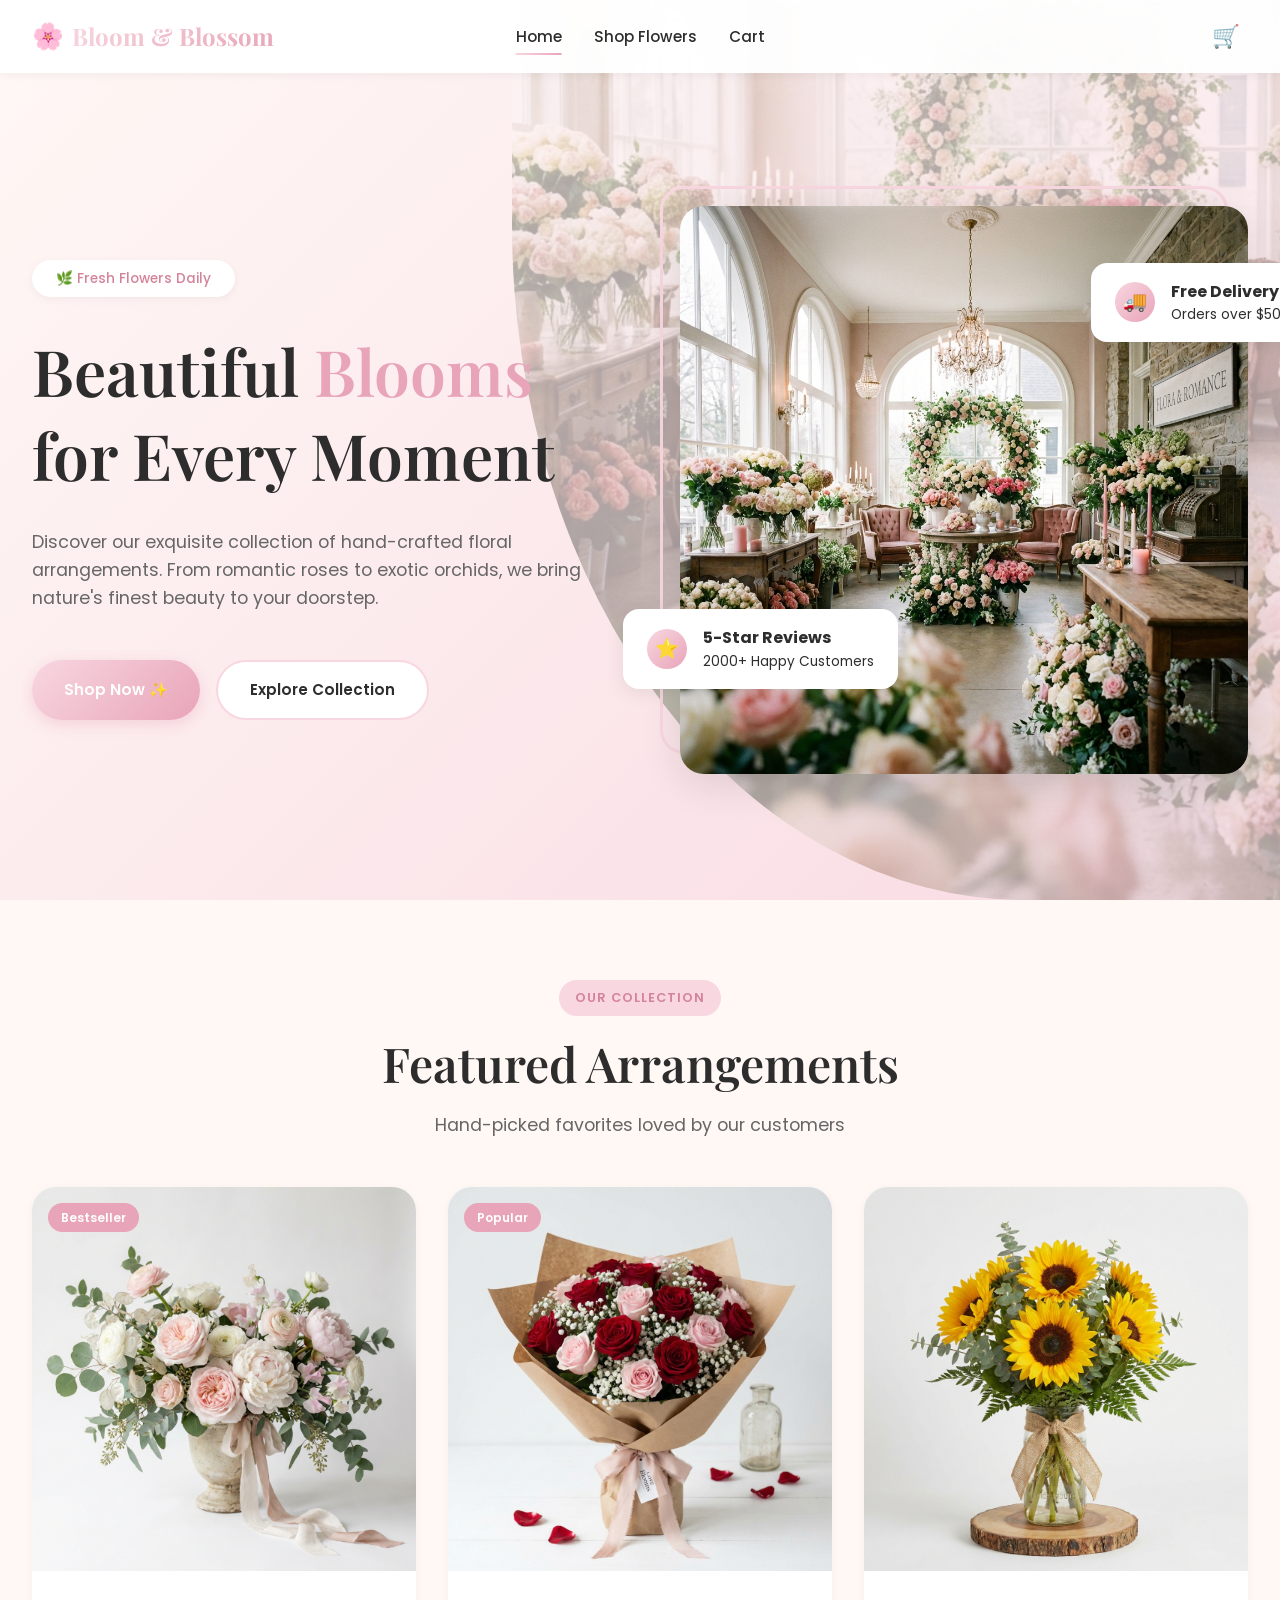
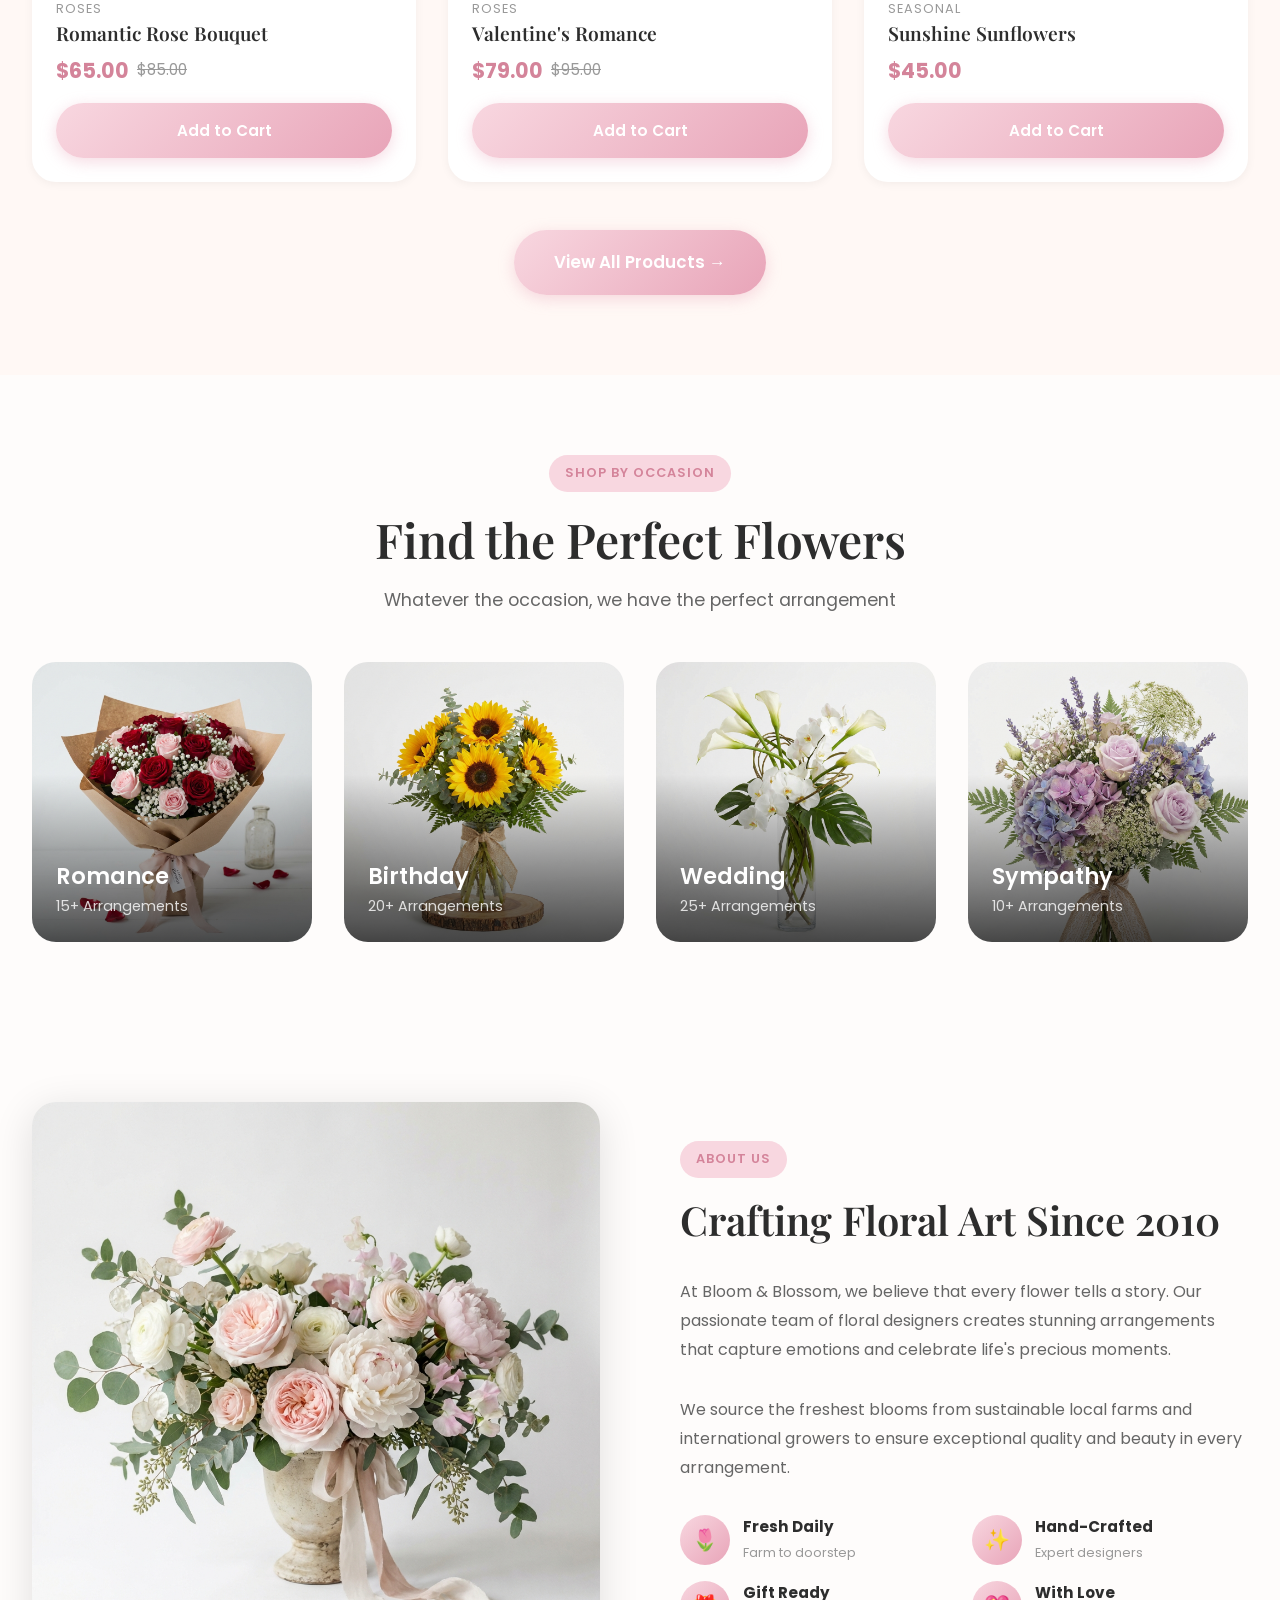
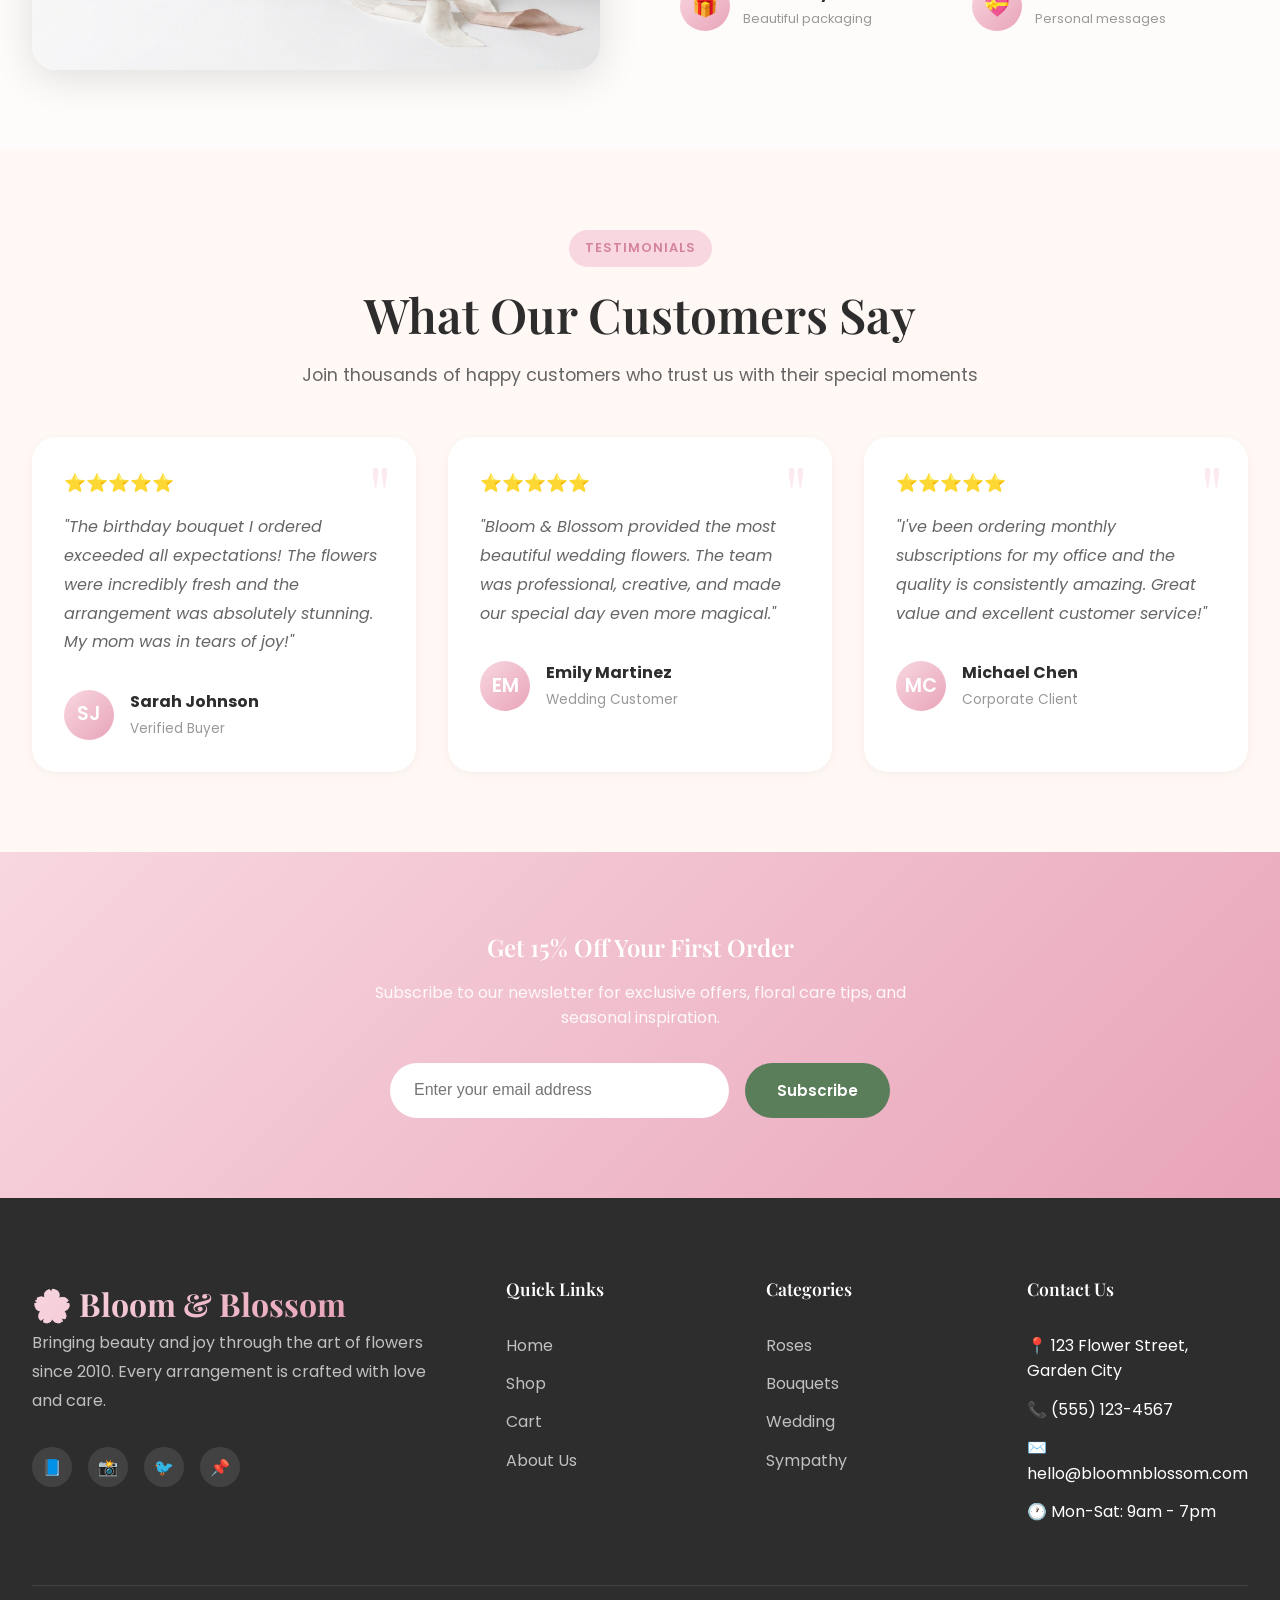
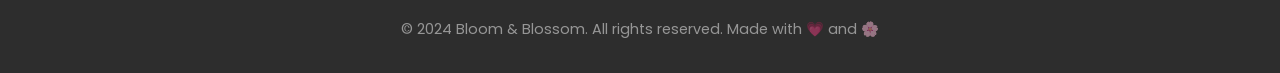
<file: index.html>
<!DOCTYPE html>
<html lang="en">

<head>
    <meta charset="UTF-8">
    <meta name="viewport" content="width=device-width, initial-scale=1.0">
    <meta name="description"
        content="Bloom & Blossom - Premium florist offering beautiful flower arrangements, bouquets, and floral designs for every occasion.">
    <title>Bloom & Blossom | Premium Florist</title>

    <!-- PWA Meta Tags -->
    <meta name="theme-color" content="#e8a4b8">
    <meta name="apple-mobile-web-app-capable" content="yes">
    <meta name="apple-mobile-web-app-status-bar-style" content="default">
    <meta name="apple-mobile-web-app-title" content="Bloom & Blossom">
    <meta name="mobile-web-app-capable" content="yes">
    <meta name="application-name" content="Bloom & Blossom">
    <meta name="msapplication-TileColor" content="#e8a4b8">
    <meta name="msapplication-TileImage" content="images/icon-192.png">

    <!-- PWA Manifest -->
    <link rel="manifest" href="manifest.json">

    <!-- App Icons -->
    <link rel="icon" type="image/png" sizes="192x192" href="images/icon-192.png">
    <link rel="icon" type="image/png" sizes="512x512" href="images/icon-512.png">
    <link rel="apple-touch-icon" href="images/icon-192.png">

    <!-- Google Fonts -->
    <link rel="preconnect" href="https://fonts.googleapis.com">
    <link rel="preconnect" href="https://fonts.gstatic.com" crossorigin>
    <link
        href="https://fonts.googleapis.com/css2?family=Playfair+Display:wght@400;500;600;700&family=Poppins:wght@300;400;500;600;700&display=swap"
        rel="stylesheet">

    <!-- Styles -->
    <link rel="stylesheet" href="styles.css">
</head>

<body>
    <!-- Navigation -->
    <nav class="navbar" id="navbar">
        <div class="container">
            <a href="index.html" class="logo">
                <span class="logo-icon">🌸</span>
                <span class="logo-text">Bloom & Blossom</span>
            </a>

            <ul class="nav-links" id="navLinks">
                <li><a href="index.html" class="active">Home</a></li>
                <li><a href="products.html">Shop Flowers</a></li>
                <li><a href="cart.html">Cart</a></li>
            </ul>

            <div class="nav-right">
                <a href="cart.html" class="cart-icon" id="cartIcon">
                    🛒
                    <span class="cart-count" id="cartCount">0</span>
                </a>
                <button class="mobile-menu-btn" id="mobileMenuBtn">
                    <span></span>
                    <span></span>
                    <span></span>
                </button>
            </div>
        </div>
    </nav>

    <!-- Hero Section -->
    <section class="hero" id="home">
        <div class="container">
            <div class="hero-content">
                <span class="hero-badge">🌿 Fresh Flowers Daily</span>
                <h1>Beautiful <span>Blooms</span> for Every Moment</h1>
                <p>Discover our exquisite collection of hand-crafted floral arrangements. From romantic roses to exotic
                    orchids, we bring nature's finest beauty to your doorstep.</p>
                <div class="hero-buttons">
                    <a href="products.html" class="btn btn-primary">Shop Now ✨</a>
                    <a href="#featured" class="btn btn-secondary">Explore Collection</a>
                </div>
            </div>
            <div class="hero-image">
                <img src="images/hero.png" alt="Beautiful flower arrangement">
                <div class="floating-badge top-right">
                    <div class="floating-badge-icon">🚚</div>
                    <div class="floating-badge-text">
                        <strong>Free Delivery</strong>
                        Orders over $50
                    </div>
                </div>
                <div class="floating-badge bottom-left">
                    <div class="floating-badge-icon">⭐</div>
                    <div class="floating-badge-text">
                        <strong>5-Star Reviews</strong>
                        2000+ Happy Customers
                    </div>
                </div>
            </div>
        </div>
    </section>

    <!-- Featured Products -->
    <section class="section featured-section" id="featured">
        <div class="container">
            <div class="section-header">
                <span class="section-badge">Our Collection</span>
                <h2 class="section-title">Featured Arrangements</h2>
                <p class="section-subtitle">Hand-picked favorites loved by our customers</p>
            </div>

            <div class="products-grid" id="featuredProducts">
                <!-- Products will be loaded by JavaScript -->
            </div>

            <div style="text-align: center; margin-top: 3rem;">
                <a href="products.html" class="btn btn-primary btn-lg">View All Products →</a>
            </div>
        </div>
    </section>

    <!-- Categories Section -->
    <section class="section categories-section">
        <div class="container">
            <div class="section-header">
                <span class="section-badge">Shop by Occasion</span>
                <h2 class="section-title">Find the Perfect Flowers</h2>
                <p class="section-subtitle">Whatever the occasion, we have the perfect arrangement</p>
            </div>

            <div class="categories-grid">
                <div class="category-card" onclick="location.href='products.html'">
                    <img src="images/flower2.png" alt="Romantic">
                    <div class="category-overlay">
                        <span class="category-name">Romance</span>
                        <span class="category-count">15+ Arrangements</span>
                    </div>
                </div>
                <div class="category-card" onclick="location.href='products.html'">
                    <img src="images/flower3.png" alt="Birthday">
                    <div class="category-overlay">
                        <span class="category-name">Birthday</span>
                        <span class="category-count">20+ Arrangements</span>
                    </div>
                </div>
                <div class="category-card" onclick="location.href='products.html'">
                    <img src="images/flower4.png" alt="Wedding">
                    <div class="category-overlay">
                        <span class="category-name">Wedding</span>
                        <span class="category-count">25+ Arrangements</span>
                    </div>
                </div>
                <div class="category-card" onclick="location.href='products.html'">
                    <img src="images/flower5.png" alt="Sympathy">
                    <div class="category-overlay">
                        <span class="category-name">Sympathy</span>
                        <span class="category-count">10+ Arrangements</span>
                    </div>
                </div>
            </div>
        </div>
    </section>

    <!-- About Section -->
    <section class="section about-section" id="about">
        <div class="container">
            <div class="about-grid">
                <div class="about-image">
                    <img src="images/flower1.png" alt="About Bloom & Blossom">
                </div>
                <div class="about-content">
                    <span class="section-badge">About Us</span>
                    <h2>Crafting Floral Art Since 2010</h2>
                    <p>At Bloom & Blossom, we believe that every flower tells a story. Our passionate team of floral
                        designers creates stunning arrangements that capture emotions and celebrate life's precious
                        moments.</p>
                    <p>We source the freshest blooms from sustainable local farms and international growers to ensure
                        exceptional quality and beauty in every arrangement.</p>

                    <div class="about-features">
                        <div class="feature-item">
                            <div class="feature-icon">🌷</div>
                            <div class="feature-text">
                                <strong>Fresh Daily</strong>
                                <span>Farm to doorstep</span>
                            </div>
                        </div>
                        <div class="feature-item">
                            <div class="feature-icon">✨</div>
                            <div class="feature-text">
                                <strong>Hand-Crafted</strong>
                                <span>Expert designers</span>
                            </div>
                        </div>
                        <div class="feature-item">
                            <div class="feature-icon">🎁</div>
                            <div class="feature-text">
                                <strong>Gift Ready</strong>
                                <span>Beautiful packaging</span>
                            </div>
                        </div>
                        <div class="feature-item">
                            <div class="feature-icon">💝</div>
                            <div class="feature-text">
                                <strong>With Love</strong>
                                <span>Personal messages</span>
                            </div>
                        </div>
                    </div>
                </div>
            </div>
        </div>
    </section>

    <!-- Testimonials -->
    <section class="section testimonials-section">
        <div class="container">
            <div class="section-header">
                <span class="section-badge">Testimonials</span>
                <h2 class="section-title">What Our Customers Say</h2>
                <p class="section-subtitle">Join thousands of happy customers who trust us with their special moments
                </p>
            </div>

            <div class="testimonials-grid">
                <div class="testimonial-card">
                    <div class="testimonial-rating">⭐⭐⭐⭐⭐</div>
                    <p class="testimonial-text">"The birthday bouquet I ordered exceeded all expectations! The flowers
                        were incredibly fresh and the arrangement was absolutely stunning. My mom was in tears of joy!"
                    </p>
                    <div class="testimonial-author">
                        <div class="author-avatar">SJ</div>
                        <div class="author-info">
                            <strong>Sarah Johnson</strong>
                            <span>Verified Buyer</span>
                        </div>
                    </div>
                </div>

                <div class="testimonial-card">
                    <div class="testimonial-rating">⭐⭐⭐⭐⭐</div>
                    <p class="testimonial-text">"Bloom & Blossom provided the most beautiful wedding flowers. The team
                        was professional, creative, and made our special day even more magical."</p>
                    <div class="testimonial-author">
                        <div class="author-avatar">EM</div>
                        <div class="author-info">
                            <strong>Emily Martinez</strong>
                            <span>Wedding Customer</span>
                        </div>
                    </div>
                </div>

                <div class="testimonial-card">
                    <div class="testimonial-rating">⭐⭐⭐⭐⭐</div>
                    <p class="testimonial-text">"I've been ordering monthly subscriptions for my office and the quality
                        is consistently amazing. Great value and excellent customer service!"</p>
                    <div class="testimonial-author">
                        <div class="author-avatar">MC</div>
                        <div class="author-info">
                            <strong>Michael Chen</strong>
                            <span>Corporate Client</span>
                        </div>
                    </div>
                </div>
            </div>
        </div>
    </section>

    <!-- Newsletter -->
    <section class="newsletter-section">
        <div class="container">
            <div class="newsletter-content">
                <h2>Get 15% Off Your First Order</h2>
                <p>Subscribe to our newsletter for exclusive offers, floral care tips, and seasonal inspiration.</p>
                <form class="newsletter-form" onsubmit="return handleNewsletter(event)">
                    <input type="email" placeholder="Enter your email address" required>
                    <button type="submit" class="btn">Subscribe</button>
                </form>
            </div>
        </div>
    </section>

    <!-- Footer -->
    <footer class="footer">
        <div class="container">
            <div class="footer-grid">
                <div class="footer-brand">
                    <span class="logo-text">🌸 Bloom & Blossom</span>
                    <p>Bringing beauty and joy through the art of flowers since 2010. Every arrangement is crafted with
                        love and care.</p>
                    <div class="social-links">
                        <a href="#" class="social-link">📘</a>
                        <a href="#" class="social-link">📸</a>
                        <a href="#" class="social-link">🐦</a>
                        <a href="#" class="social-link">📌</a>
                    </div>
                </div>

                <div class="footer-column">
                    <h4>Quick Links</h4>
                    <ul>
                        <li><a href="index.html">Home</a></li>
                        <li><a href="products.html">Shop</a></li>
                        <li><a href="cart.html">Cart</a></li>
                        <li><a href="#about">About Us</a></li>
                    </ul>
                </div>

                <div class="footer-column">
                    <h4>Categories</h4>
                    <ul>
                        <li><a href="products.html">Roses</a></li>
                        <li><a href="products.html">Bouquets</a></li>
                        <li><a href="products.html">Wedding</a></li>
                        <li><a href="products.html">Sympathy</a></li>
                    </ul>
                </div>

                <div class="footer-column">
                    <h4>Contact Us</h4>
                    <ul>
                        <li>📍 123 Flower Street, Garden City</li>
                        <li>📞 (555) 123-4567</li>
                        <li>✉️ hello@bloomnblossom.com</li>
                        <li>🕐 Mon-Sat: 9am - 7pm</li>
                    </ul>
                </div>
            </div>

            <div class="footer-bottom">
                <p>© 2024 Bloom & Blossom. All rights reserved. Made with 💗 and 🌸</p>
            </div>
        </div>
    </footer>

    <!-- JavaScript -->
    <script src="main.js"></script>

    <!-- Service Worker Registration -->
    <script>
        // Register Service Worker for PWA
        if ('serviceWorker' in navigator) {
            window.addEventListener('load', () => {
                navigator.serviceWorker.register('/sw.js')
                    .then((registration) => {
                        console.log('🌸 Service Worker registered:', registration.scope);
                    })
                    .catch((error) => {
                        console.log('Service Worker registration failed:', error);
                    });
            });
        }

        // Handle PWA install prompt
        let deferredPrompt;
        window.addEventListener('beforeinstallprompt', (e) => {
            e.preventDefault();
            deferredPrompt = e;
            setTimeout(() => showInstallPrompt(), 30000);
        });

        function showInstallPrompt() {
            if (deferredPrompt) {
                const banner = document.createElement('div');
                banner.id = 'install-banner';
                banner.innerHTML = `
                    <div style="position:fixed;bottom:20px;left:20px;right:20px;background:linear-gradient(135deg,#e8a4b8,#d4849a);color:white;padding:1rem 1.5rem;border-radius:16px;box-shadow:0 4px 20px rgba(0,0,0,0.2);display:flex;align-items:center;justify-content:space-between;z-index:9999;max-width:500px;margin:0 auto;">
                        <div style="display:flex;align-items:center;gap:1rem;">
                            <span style="font-size:2rem;">🌸</span>
                            <div><strong>Install Bloom & Blossom</strong><br><span style="font-size:0.85rem;opacity:0.9;">Add to home screen</span></div>
                        </div>
                        <div style="display:flex;gap:0.5rem;">
                            <button onclick="installPWA()" style="background:white;color:#d4849a;border:none;padding:0.6rem 1.2rem;border-radius:50px;font-weight:600;cursor:pointer;">Install</button>
                            <button onclick="this.closest('#install-banner').remove()" style="background:transparent;color:white;border:1px solid rgba(255,255,255,0.5);padding:0.6rem 1rem;border-radius:50px;cursor:pointer;">Later</button>
                        </div>
                    </div>`;
                document.body.appendChild(banner);
            }
        }

        function installPWA() {
            document.getElementById('install-banner')?.remove();
            if (deferredPrompt) {
                deferredPrompt.prompt();
                deferredPrompt.userChoice.then(() => { deferredPrompt = null; });
            }
        }
    </script>
</body>

</html>
</file>
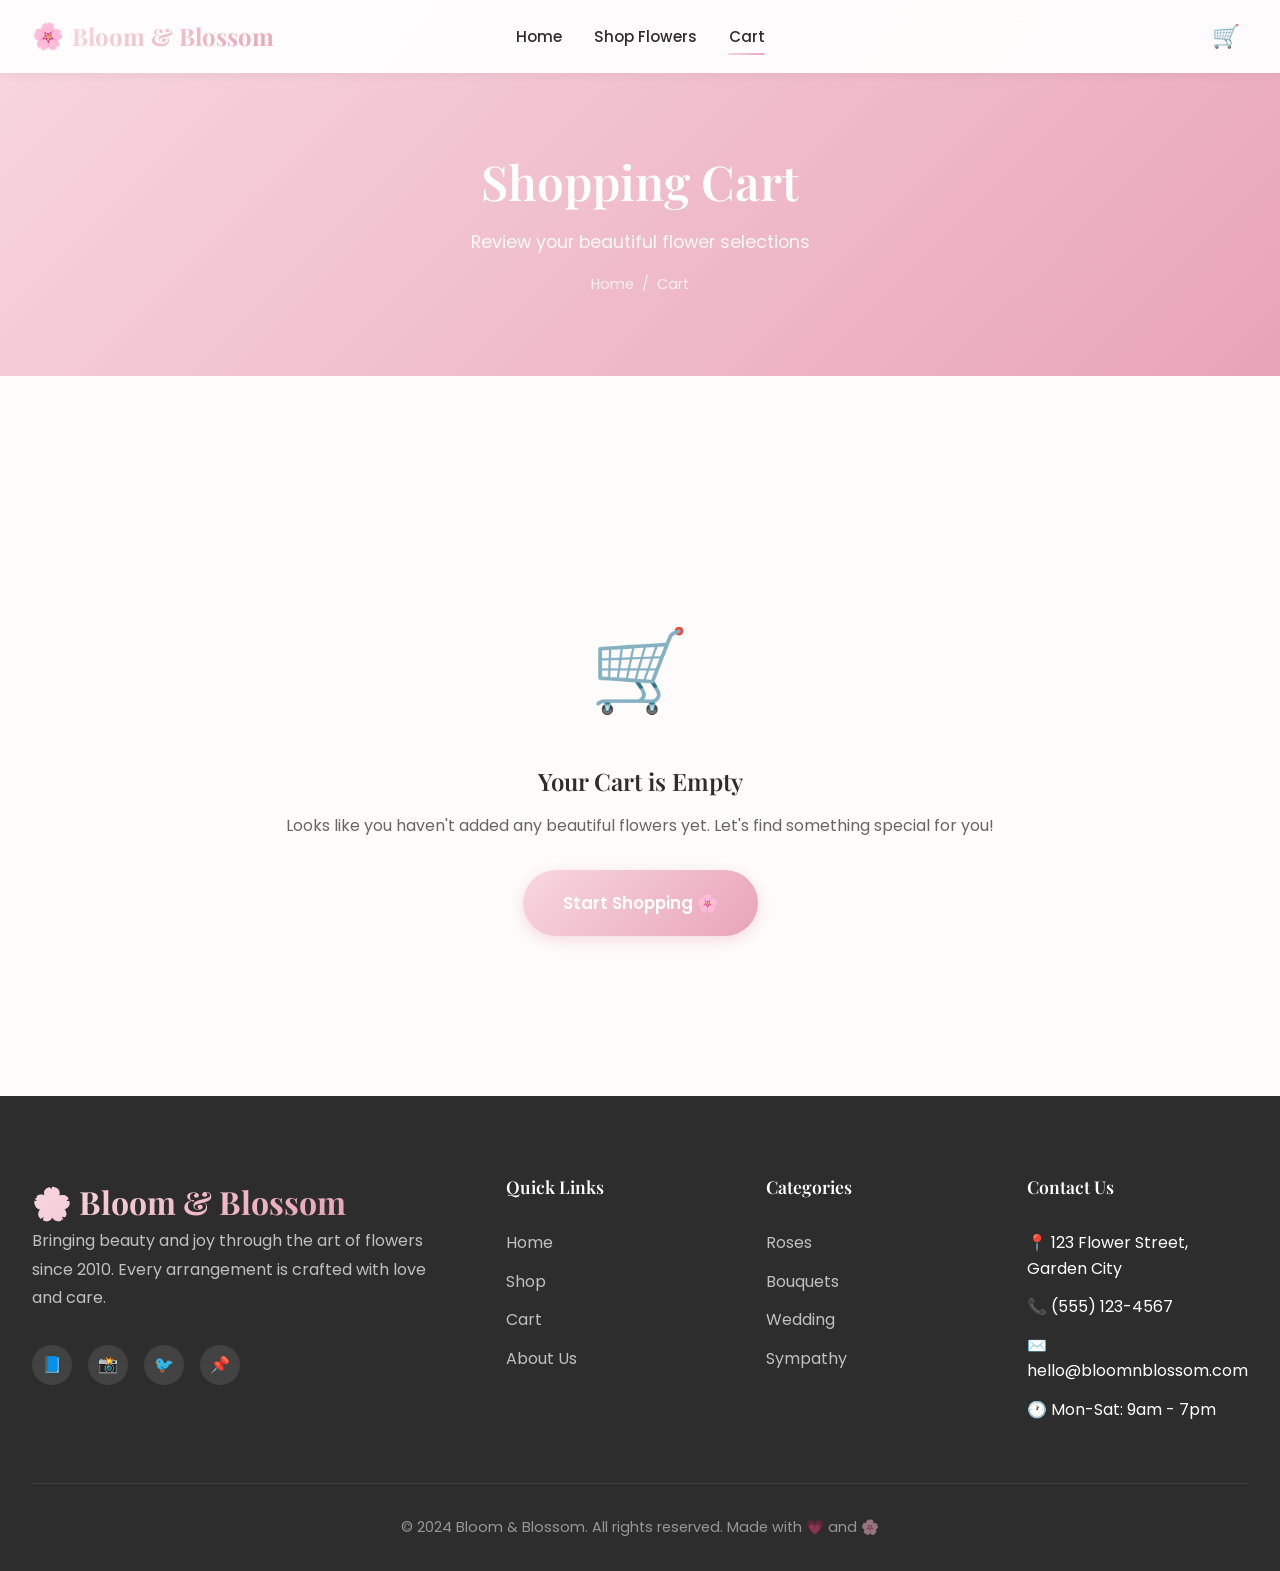
<file: cart.html>
<!DOCTYPE html>
<html lang="en">

<head>
    <meta charset="UTF-8">
    <meta name="viewport" content="width=device-width, initial-scale=1.0">
    <meta name="description"
        content="Your shopping cart at Bloom & Blossom - Review your flower selections and checkout.">
    <title>Shopping Cart | Bloom & Blossom</title>

    <!-- PWA Meta Tags -->
    <meta name="theme-color" content="#e8a4b8">
    <meta name="apple-mobile-web-app-capable" content="yes">
    <meta name="apple-mobile-web-app-title" content="Bloom & Blossom">
    <link rel="manifest" href="manifest.json">
    <link rel="icon" type="image/png" sizes="192x192" href="images/icon-192.png">
    <link rel="apple-touch-icon" href="images/icon-192.png">

    <!-- Google Fonts -->
    <link rel="preconnect" href="https://fonts.googleapis.com">
    <link rel="preconnect" href="https://fonts.gstatic.com" crossorigin>
    <link
        href="https://fonts.googleapis.com/css2?family=Playfair+Display:wght@400;500;600;700&family=Poppins:wght@300;400;500;600;700&display=swap"
        rel="stylesheet">

    <!-- Styles -->
    <link rel="stylesheet" href="styles.css">
</head>

<body>
    <!-- Navigation -->
    <nav class="navbar" id="navbar">
        <div class="container">
            <a href="index.html" class="logo">
                <span class="logo-icon">🌸</span>
                <span class="logo-text">Bloom & Blossom</span>
            </a>

            <ul class="nav-links" id="navLinks">
                <li><a href="index.html">Home</a></li>
                <li><a href="products.html">Shop Flowers</a></li>
                <li><a href="cart.html" class="active">Cart</a></li>
            </ul>

            <div class="nav-right">
                <a href="cart.html" class="cart-icon" id="cartIcon">
                    🛒
                    <span class="cart-count" id="cartCount">0</span>
                </a>
                <button class="mobile-menu-btn" id="mobileMenuBtn">
                    <span></span>
                    <span></span>
                    <span></span>
                </button>
            </div>
        </div>
    </nav>

    <!-- Page Header -->
    <section class="page-header">
        <div class="container">
            <h1>Shopping Cart</h1>
            <p>Review your beautiful flower selections</p>
            <div class="breadcrumb">
                <a href="index.html">Home</a>
                <span>/</span>
                <span>Cart</span>
            </div>
        </div>
    </section>

    <!-- Cart Section -->
    <section class="cart-section">
        <div class="container">
            <!-- Cart with items -->
            <div class="cart-grid" id="cartContainer">
                <div class="cart-items" id="cartItems">
                    <div class="cart-header">
                        <span>Product</span>
                        <span>Price</span>
                        <span>Quantity</span>
                        <span>Total</span>
                        <span></span>
                    </div>
                    <!-- Cart items will be loaded by JavaScript -->
                </div>

                <div class="cart-summary" id="cartSummary">
                    <h3>Order Summary</h3>
                    <div class="summary-row">
                        <span>Subtotal</span>
                        <span id="subtotal">$0.00</span>
                    </div>
                    <div class="summary-row">
                        <span>Shipping</span>
                        <span id="shipping">$0.00</span>
                    </div>
                    <div class="summary-row">
                        <span>Tax</span>
                        <span id="tax">$0.00</span>
                    </div>
                    <div class="summary-row total">
                        <span>Total</span>
                        <span id="total">$0.00</span>
                    </div>

                    <div class="promo-code">
                        <input type="text" placeholder="Enter promo code" id="promoInput">
                        <button class="btn btn-outline btn-sm" onclick="applyPromo()" style="width: 100%;">Apply
                            Code</button>
                    </div>

                    <button class="btn btn-primary btn-lg" onclick="checkout()">Proceed to Checkout</button>
                    <a href="products.html" class="btn btn-secondary" style="margin-top: 0.5rem;">Continue Shopping</a>
                </div>
            </div>

            <!-- Empty Cart State -->
            <div class="cart-empty" id="emptyCart" style="display: none;">
                <div class="cart-empty-icon">🛒</div>
                <h2>Your Cart is Empty</h2>
                <p>Looks like you haven't added any beautiful flowers yet. Let's find something special for you!</p>
                <a href="products.html" class="btn btn-primary btn-lg">Start Shopping 🌸</a>
            </div>
        </div>
    </section>

    <!-- Footer -->
    <footer class="footer">
        <div class="container">
            <div class="footer-grid">
                <div class="footer-brand">
                    <span class="logo-text">🌸 Bloom & Blossom</span>
                    <p>Bringing beauty and joy through the art of flowers since 2010. Every arrangement is crafted with
                        love and care.</p>
                    <div class="social-links">
                        <a href="#" class="social-link">📘</a>
                        <a href="#" class="social-link">📸</a>
                        <a href="#" class="social-link">🐦</a>
                        <a href="#" class="social-link">📌</a>
                    </div>
                </div>

                <div class="footer-column">
                    <h4>Quick Links</h4>
                    <ul>
                        <li><a href="index.html">Home</a></li>
                        <li><a href="products.html">Shop</a></li>
                        <li><a href="cart.html">Cart</a></li>
                        <li><a href="index.html#about">About Us</a></li>
                    </ul>
                </div>

                <div class="footer-column">
                    <h4>Categories</h4>
                    <ul>
                        <li><a href="products.html">Roses</a></li>
                        <li><a href="products.html">Bouquets</a></li>
                        <li><a href="products.html">Wedding</a></li>
                        <li><a href="products.html">Sympathy</a></li>
                    </ul>
                </div>

                <div class="footer-column">
                    <h4>Contact Us</h4>
                    <ul>
                        <li>📍 123 Flower Street, Garden City</li>
                        <li>📞 (555) 123-4567</li>
                        <li>✉️ hello@bloomnblossom.com</li>
                        <li>🕐 Mon-Sat: 9am - 7pm</li>
                    </ul>
                </div>
            </div>

            <div class="footer-bottom">
                <p>© 2024 Bloom & Blossom. All rights reserved. Made with 💗 and 🌸</p>
            </div>
        </div>
    </footer>

    <!-- JavaScript -->
    <script src="main.js"></script>
    <script>
        // Initialize cart page
        document.addEventListener('DOMContentLoaded', function () {
            renderCart();
        });

        function renderCart() {
            const cart = getCart();
            const cartContainer = document.getElementById('cartContainer');
            const emptyCart = document.getElementById('emptyCart');
            const cartItems = document.getElementById('cartItems');

            if (cart.length === 0) {
                cartContainer.style.display = 'none';
                emptyCart.style.display = 'block';
                return;
            }

            cartContainer.style.display = 'grid';
            emptyCart.style.display = 'none';

            // Clear existing items (keep header)
            const header = cartItems.querySelector('.cart-header');
            cartItems.innerHTML = '';
            cartItems.appendChild(header);

            // Add cart items
            cart.forEach(item => {
                const product = products.find(p => p.id === item.id);
                if (!product) return;

                const itemTotal = (product.price * item.quantity).toFixed(2);

                const cartItem = document.createElement('div');
                cartItem.className = 'cart-item';
                cartItem.innerHTML = `
                    <div class="cart-product">
                        <img src="${product.image}" alt="${product.name}">
                        <div class="cart-product-info">
                            <h4>${product.name}</h4>
                            <span>${product.category}</span>
                        </div>
                    </div>
                    <div class="cart-price">$${product.price.toFixed(2)}</div>
                    <div class="cart-quantity">
                        <button class="qty-btn" onclick="updateQuantity(${product.id}, ${item.quantity - 1})">−</button>
                        <input type="text" class="qty-input" value="${item.quantity}" readonly>
                        <button class="qty-btn" onclick="updateQuantity(${product.id}, ${item.quantity + 1})">+</button>
                    </div>
                    <div class="cart-total">$${itemTotal}</div>
                    <button class="cart-remove" onclick="removeFromCart(${product.id})">✕</button>
                `;
                cartItems.appendChild(cartItem);
            });

            updateCartSummary();
        }

        function updateQuantity(productId, newQuantity) {
            if (newQuantity < 1) {
                removeFromCart(productId);
                return;
            }

            let cart = getCart();
            const item = cart.find(i => i.id === productId);
            if (item) {
                item.quantity = newQuantity;
                saveCart(cart);
                updateCartCount();
                renderCart();
            }
        }

        function removeFromCart(productId) {
            let cart = getCart();
            cart = cart.filter(i => i.id !== productId);
            saveCart(cart);
            updateCartCount();
            renderCart();
            showNotification('Item removed from cart');
        }

        function updateCartSummary() {
            const cart = getCart();
            let subtotal = 0;

            cart.forEach(item => {
                const product = products.find(p => p.id === item.id);
                if (product) {
                    subtotal += product.price * item.quantity;
                }
            });

            const shipping = subtotal > 50 ? 0 : 9.99;
            const tax = subtotal * 0.08;
            const total = subtotal + shipping + tax;

            document.getElementById('subtotal').textContent = '$' + subtotal.toFixed(2);
            document.getElementById('shipping').textContent = shipping === 0 ? 'FREE' : '$' + shipping.toFixed(2);
            document.getElementById('tax').textContent = '$' + tax.toFixed(2);
            document.getElementById('total').textContent = '$' + total.toFixed(2);
        }

        function applyPromo() {
            const promoInput = document.getElementById('promoInput');
            const code = promoInput.value.trim().toUpperCase();

            if (code === 'BLOOM15') {
                showNotification('Promo code applied! 15% off your order');
                // Add discount logic here
            } else if (code) {
                showNotification('Invalid promo code');
            }
        }

        function checkout() {
            const cart = getCart();
            if (cart.length === 0) {
                showNotification('Your cart is empty!');
                return;
            }
            showNotification('Thank you! Your order has been placed 🌸');
            saveCart([]);
            updateCartCount();
            setTimeout(() => {
                renderCart();
            }, 1500);
        }
    </script>

    <!-- Service Worker Registration -->
    <script>
        if ('serviceWorker' in navigator) {
            window.addEventListener('load', () => {
                navigator.serviceWorker.register('/sw.js')
                    .then(reg => console.log('🌸 SW registered'))
                    .catch(err => console.log('SW failed:', err));
            });
        }
    </script>
</body>

</html>
</file>
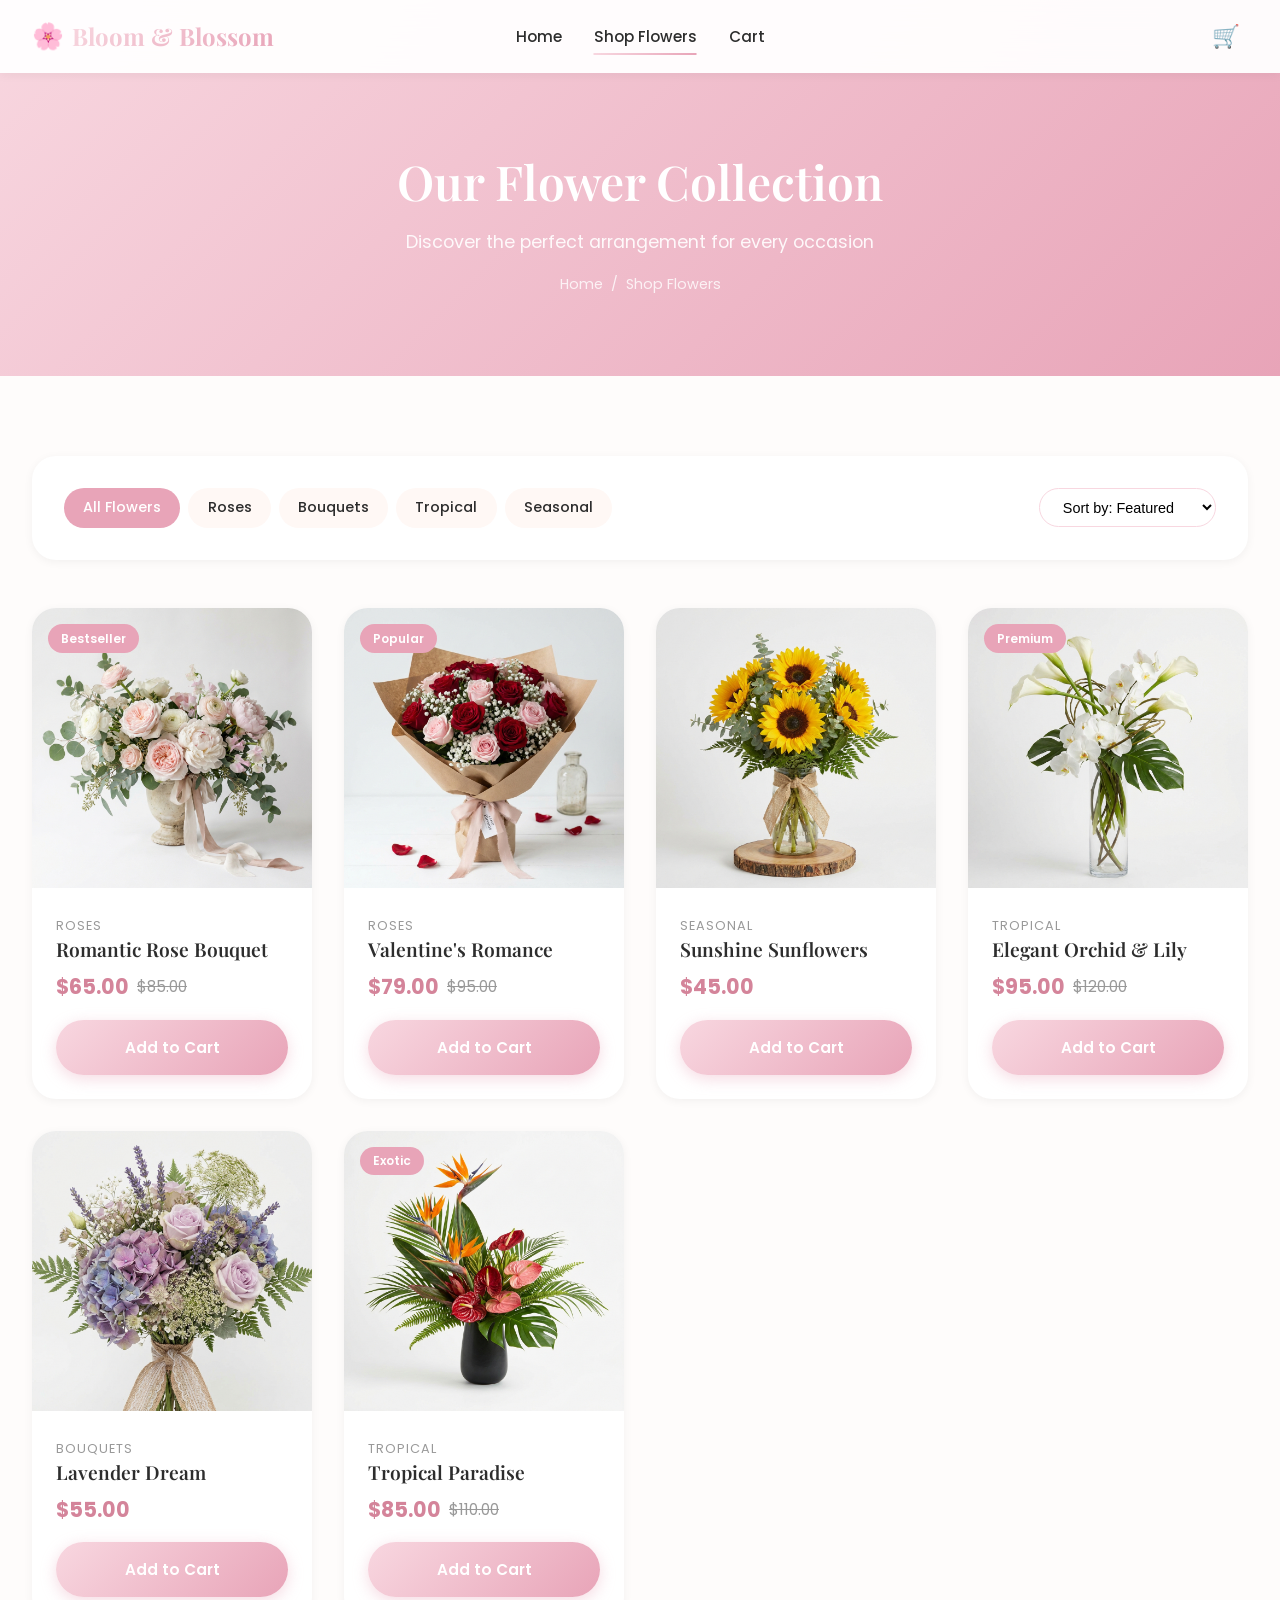
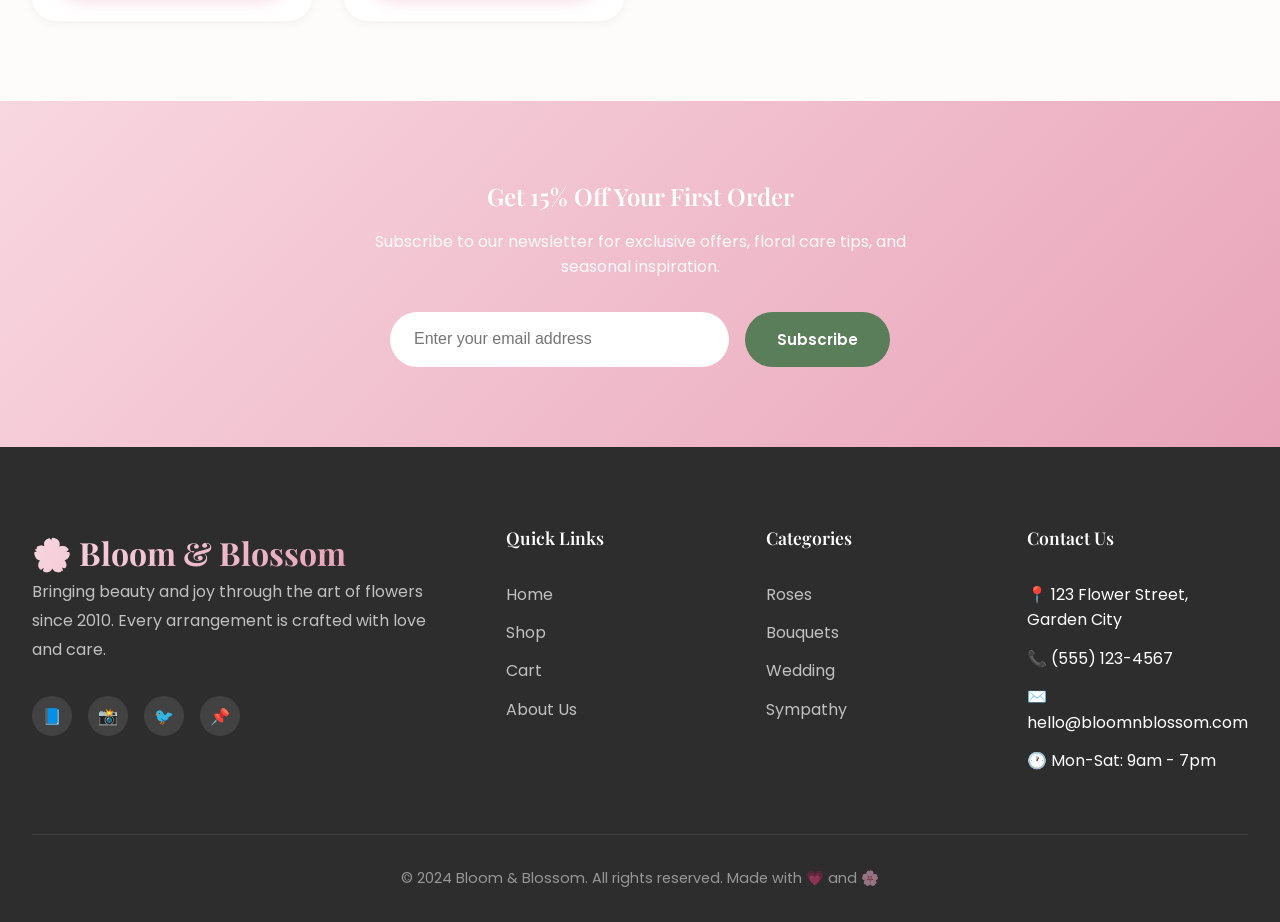
<file: products.html>
<!DOCTYPE html>
<html lang="en">

<head>
    <meta charset="UTF-8">
    <meta name="viewport" content="width=device-width, initial-scale=1.0">
    <meta name="description"
        content="Shop our beautiful collection of fresh flowers, bouquets, and arrangements at Bloom & Blossom.">
    <title>Shop Flowers | Bloom & Blossom</title>

    <!-- PWA Meta Tags -->
    <meta name="theme-color" content="#e8a4b8">
    <meta name="apple-mobile-web-app-capable" content="yes">
    <meta name="apple-mobile-web-app-title" content="Bloom & Blossom">
    <link rel="manifest" href="manifest.json">
    <link rel="icon" type="image/png" sizes="192x192" href="images/icon-192.png">
    <link rel="apple-touch-icon" href="images/icon-192.png">

    <!-- Google Fonts -->
    <link rel="preconnect" href="https://fonts.googleapis.com">
    <link rel="preconnect" href="https://fonts.gstatic.com" crossorigin>
    <link
        href="https://fonts.googleapis.com/css2?family=Playfair+Display:wght@400;500;600;700&family=Poppins:wght@300;400;500;600;700&display=swap"
        rel="stylesheet">

    <!-- Styles -->
    <link rel="stylesheet" href="styles.css">
</head>

<body>
    <!-- Navigation -->
    <nav class="navbar" id="navbar">
        <div class="container">
            <a href="index.html" class="logo">
                <span class="logo-icon">🌸</span>
                <span class="logo-text">Bloom & Blossom</span>
            </a>

            <ul class="nav-links" id="navLinks">
                <li><a href="index.html">Home</a></li>
                <li><a href="products.html" class="active">Shop Flowers</a></li>
                <li><a href="cart.html">Cart</a></li>
            </ul>

            <div class="nav-right">
                <a href="cart.html" class="cart-icon" id="cartIcon">
                    🛒
                    <span class="cart-count" id="cartCount">0</span>
                </a>
                <button class="mobile-menu-btn" id="mobileMenuBtn">
                    <span></span>
                    <span></span>
                    <span></span>
                </button>
            </div>
        </div>
    </nav>

    <!-- Page Header -->
    <section class="page-header">
        <div class="container">
            <h1>Our Flower Collection</h1>
            <p>Discover the perfect arrangement for every occasion</p>
            <div class="breadcrumb">
                <a href="index.html">Home</a>
                <span>/</span>
                <span>Shop Flowers</span>
            </div>
        </div>
    </section>

    <!-- Products Section -->
    <section class="section">
        <div class="container">
            <!-- Filter Bar -->
            <div class="filter-bar">
                <div class="filter-categories">
                    <button class="filter-btn active" data-category="all">All Flowers</button>
                    <button class="filter-btn" data-category="roses">Roses</button>
                    <button class="filter-btn" data-category="bouquets">Bouquets</button>
                    <button class="filter-btn" data-category="tropical">Tropical</button>
                    <button class="filter-btn" data-category="seasonal">Seasonal</button>
                </div>
                <select class="sort-select" id="sortSelect">
                    <option value="default">Sort by: Featured</option>
                    <option value="price-low">Price: Low to High</option>
                    <option value="price-high">Price: High to Low</option>
                    <option value="name">Name: A to Z</option>
                </select>
            </div>

            <!-- Products Grid -->
            <div class="products-grid" id="productsGrid">
                <!-- Products will be loaded by JavaScript -->
            </div>
        </div>
    </section>

    <!-- Newsletter -->
    <section class="newsletter-section">
        <div class="container">
            <div class="newsletter-content">
                <h2>Get 15% Off Your First Order</h2>
                <p>Subscribe to our newsletter for exclusive offers, floral care tips, and seasonal inspiration.</p>
                <form class="newsletter-form" onsubmit="return handleNewsletter(event)">
                    <input type="email" placeholder="Enter your email address" required>
                    <button type="submit" class="btn">Subscribe</button>
                </form>
            </div>
        </div>
    </section>

    <!-- Footer -->
    <footer class="footer">
        <div class="container">
            <div class="footer-grid">
                <div class="footer-brand">
                    <span class="logo-text">🌸 Bloom & Blossom</span>
                    <p>Bringing beauty and joy through the art of flowers since 2010. Every arrangement is crafted with
                        love and care.</p>
                    <div class="social-links">
                        <a href="#" class="social-link">📘</a>
                        <a href="#" class="social-link">📸</a>
                        <a href="#" class="social-link">🐦</a>
                        <a href="#" class="social-link">📌</a>
                    </div>
                </div>

                <div class="footer-column">
                    <h4>Quick Links</h4>
                    <ul>
                        <li><a href="index.html">Home</a></li>
                        <li><a href="products.html">Shop</a></li>
                        <li><a href="cart.html">Cart</a></li>
                        <li><a href="index.html#about">About Us</a></li>
                    </ul>
                </div>

                <div class="footer-column">
                    <h4>Categories</h4>
                    <ul>
                        <li><a href="products.html">Roses</a></li>
                        <li><a href="products.html">Bouquets</a></li>
                        <li><a href="products.html">Wedding</a></li>
                        <li><a href="products.html">Sympathy</a></li>
                    </ul>
                </div>

                <div class="footer-column">
                    <h4>Contact Us</h4>
                    <ul>
                        <li>📍 123 Flower Street, Garden City</li>
                        <li>📞 (555) 123-4567</li>
                        <li>✉️ hello@bloomnblossom.com</li>
                        <li>🕐 Mon-Sat: 9am - 7pm</li>
                    </ul>
                </div>
            </div>

            <div class="footer-bottom">
                <p>© 2024 Bloom & Blossom. All rights reserved. Made with 💗 and 🌸</p>
            </div>
        </div>
    </footer>

    <!-- JavaScript -->
    <script src="main.js"></script>
    <script>
        // Initialize products page
        document.addEventListener('DOMContentLoaded', function () {
            renderProducts('productsGrid', products);
            initializeFilters();
        });

        function initializeFilters() {
            const filterBtns = document.querySelectorAll('.filter-btn');
            const sortSelect = document.getElementById('sortSelect');

            filterBtns.forEach(btn => {
                btn.addEventListener('click', function () {
                    filterBtns.forEach(b => b.classList.remove('active'));
                    this.classList.add('active');

                    const category = this.dataset.category;
                    filterProducts(category);
                });
            });

            sortSelect.addEventListener('change', function () {
                const activeFilter = document.querySelector('.filter-btn.active');
                const category = activeFilter ? activeFilter.dataset.category : 'all';
                filterProducts(category, this.value);
            });
        }

        function filterProducts(category, sortBy = 'default') {
            let filtered = [...products];

            // Filter by category
            if (category !== 'all') {
                filtered = filtered.filter(p => p.category === category);
            }

            // Sort products
            switch (sortBy) {
                case 'price-low':
                    filtered.sort((a, b) => a.price - b.price);
                    break;
                case 'price-high':
                    filtered.sort((a, b) => b.price - a.price);
                    break;
                case 'name':
                    filtered.sort((a, b) => a.name.localeCompare(b.name));
                    break;
            }

            renderProducts('productsGrid', filtered);
        }
    </script>

    <!-- Service Worker Registration -->
    <script>
        if ('serviceWorker' in navigator) {
            window.addEventListener('load', () => {
                navigator.serviceWorker.register('/sw.js')
                    .then(reg => console.log('🌸 SW registered'))
                    .catch(err => console.log('SW failed:', err));
            });
        }
    </script>
</body>

</html>
</file>
<file: styles.css>
/* ==========================================
   FLORIST WEBSITE - CSS DESIGN SYSTEM
   ========================================== */

/* === CSS Variables & Theme === */
:root {
    /* Colors */
    --primary: #e8a4b8;
    --primary-dark: #d4849a;
    --primary-light: #f8d7e0;
    --secondary: #5a7d5a;
    --secondary-dark: #446644;
    --secondary-light: #8fbc8f;
    --accent: #f4e4d4;
    --background: #fefcfb;
    --background-alt: #fff8f5;
    --text-dark: #2d2d2d;
    --text-light: #666666;
    --text-muted: #999999;
    --white: #ffffff;
    --black: #1a1a1a;
    --gold: #d4a574;
    --gold-light: #e8c9a8;

    /* Gradients */
    --gradient-primary: linear-gradient(135deg, #f8d7e0 0%, #e8a4b8 100%);
    --gradient-hero: linear-gradient(135deg, rgba(232, 164, 184, 0.9) 0%, rgba(90, 125, 90, 0.8) 100%);
    --gradient-card: linear-gradient(145deg, #ffffff 0%, #fff8f5 100%);

    /* Shadows */
    --shadow-sm: 0 2px 10px rgba(0, 0, 0, 0.05);
    --shadow-md: 0 4px 20px rgba(0, 0, 0, 0.08);
    --shadow-lg: 0 8px 40px rgba(0, 0, 0, 0.12);
    --shadow-glow: 0 0 30px rgba(232, 164, 184, 0.3);

    /* Spacing */
    --spacing-xs: 0.5rem;
    --spacing-sm: 1rem;
    --spacing-md: 2rem;
    --spacing-lg: 3rem;
    --spacing-xl: 5rem;

    /* Border Radius */
    --radius-sm: 8px;
    --radius-md: 16px;
    --radius-lg: 24px;
    --radius-full: 50px;

    /* Typography */
    --font-primary: 'Playfair Display', Georgia, serif;
    --font-secondary: 'Poppins', sans-serif;

    /* Transitions */
    --transition-fast: 0.2s ease;
    --transition-medium: 0.3s ease;
    --transition-slow: 0.5s ease;
}

/* === Reset & Base Styles === */
* {
    margin: 0;
    padding: 0;
    box-sizing: border-box;
}

html {
    scroll-behavior: smooth;
}

body {
    font-family: var(--font-secondary);
    background-color: var(--background);
    color: var(--text-dark);
    line-height: 1.6;
    overflow-x: hidden;
}

h1,
h2,
h3,
h4,
h5,
h6 {
    font-family: var(--font-primary);
    font-weight: 600;
    line-height: 1.3;
    color: var(--text-dark);
}

a {
    text-decoration: none;
    color: inherit;
    transition: var(--transition-fast);
}

img {
    max-width: 100%;
    height: auto;
    display: block;
}

ul {
    list-style: none;
}

button {
    cursor: pointer;
    border: none;
    background: none;
    font-family: inherit;
}

.container {
    max-width: 1400px;
    margin: 0 auto;
    padding: 0 var(--spacing-md);
}

/* === Navigation === */
.navbar {
    position: fixed;
    top: 0;
    left: 0;
    right: 0;
    z-index: 1000;
    background: rgba(255, 255, 255, 0.95);
    backdrop-filter: blur(20px);
    box-shadow: var(--shadow-sm);
    padding: var(--spacing-sm) 0;
    transition: var(--transition-medium);
}

.navbar.scrolled {
    padding: 0.5rem 0;
    box-shadow: var(--shadow-md);
}

.navbar .container {
    display: flex;
    justify-content: space-between;
    align-items: center;
    position: relative;
}

.logo {
    display: flex;
    align-items: center;
    gap: var(--spacing-xs);
    z-index: 1;
}

.logo-icon {
    font-size: 1.6rem;
}

.logo-text {
    font-family: var(--font-primary);
    font-size: 1.5rem;
    font-weight: 700;
    background: var(--gradient-primary);
    -webkit-background-clip: text;
    -webkit-text-fill-color: transparent;
    background-clip: text;
}

.nav-links {
    display: flex;
    gap: var(--spacing-md);
    align-items: center;
    position: absolute;
    left: 50%;
    transform: translateX(-50%);
}

.nav-links a {
    font-size: 0.95rem;
    font-weight: 500;
    color: var(--text-dark);
    position: relative;
    padding: 0.5rem 0;
}

.nav-links a::after {
    content: '';
    position: absolute;
    bottom: 0;
    left: 0;
    width: 0;
    height: 2px;
    background: var(--gradient-primary);
    transition: var(--transition-medium);
}

.nav-links a:hover::after,
.nav-links a.active::after {
    width: 100%;
}

.cart-icon {
    position: relative;
    font-size: 1.4rem;
    cursor: pointer;
    padding: 0.5rem;
    transition: var(--transition-fast);
}

.cart-icon:hover {
    transform: scale(1.1);
}

.cart-count {
    position: absolute;
    top: -2px;
    right: -2px;
    background: var(--primary);
    color: var(--white);
    font-size: 0.7rem;
    font-weight: 600;
    width: 18px;
    height: 18px;
    border-radius: 50%;
    display: flex;
    align-items: center;
    justify-content: center;
}

.mobile-menu-btn {
    display: none;
    flex-direction: column;
    gap: 5px;
    padding: 0.5rem;
}

.mobile-menu-btn span {
    width: 25px;
    height: 2px;
    background: var(--text-dark);
    transition: var(--transition-fast);
}

/* === Hero Section === */
.hero {
    min-height: 100vh;
    display: flex;
    align-items: center;
    position: relative;
    background: linear-gradient(135deg, rgba(255, 248, 245, 0.95) 0%, rgba(248, 215, 224, 0.9) 100%);
    overflow: hidden;
    padding-top: 80px;
}

.hero::before {
    content: '';
    position: absolute;
    top: -50%;
    right: -20%;
    width: 80%;
    height: 150%;
    background: url('images/hero.png') center/cover;
    opacity: 0.3;
    border-radius: 0 0 0 50%;
}

.hero .container {
    display: grid;
    grid-template-columns: 1fr 1fr;
    gap: var(--spacing-xl);
    align-items: center;
    position: relative;
    z-index: 1;
}

.hero-content {
    max-width: 600px;
}

.hero-badge {
    display: inline-block;
    background: var(--white);
    padding: 0.5rem 1.5rem;
    border-radius: var(--radius-full);
    font-size: 0.85rem;
    font-weight: 500;
    color: var(--primary-dark);
    box-shadow: var(--shadow-sm);
    margin-bottom: var(--spacing-md);
    animation: fadeInUp 0.8s ease;
}

.hero h1 {
    font-size: clamp(2.5rem, 5vw, 4rem);
    margin-bottom: var(--spacing-md);
    animation: fadeInUp 0.8s ease 0.2s both;
}

.hero h1 span {
    color: var(--primary);
}

.hero p {
    font-size: 1.1rem;
    color: var(--text-light);
    margin-bottom: var(--spacing-lg);
    animation: fadeInUp 0.8s ease 0.4s both;
}

.hero-buttons {
    display: flex;
    gap: var(--spacing-sm);
    animation: fadeInUp 0.8s ease 0.6s both;
}

.hero-image {
    position: relative;
    animation: fadeIn 1s ease 0.5s both;
}

.hero-image img {
    border-radius: var(--radius-lg);
    box-shadow: var(--shadow-lg);
}

.hero-image::before {
    content: '';
    position: absolute;
    top: -20px;
    left: -20px;
    right: 20px;
    bottom: 20px;
    border: 3px solid var(--primary-light);
    border-radius: var(--radius-lg);
    z-index: -1;
}

.floating-badge {
    position: absolute;
    background: var(--white);
    padding: 1rem 1.5rem;
    border-radius: var(--radius-md);
    box-shadow: var(--shadow-md);
    display: flex;
    align-items: center;
    gap: var(--spacing-sm);
    animation: float 3s ease-in-out infinite;
}

.floating-badge.top-right {
    top: 10%;
    right: -10%;
}

.floating-badge.bottom-left {
    bottom: 15%;
    left: -10%;
}

.floating-badge-icon {
    width: 40px;
    height: 40px;
    background: var(--gradient-primary);
    border-radius: 50%;
    display: flex;
    align-items: center;
    justify-content: center;
    font-size: 1.2rem;
}

.floating-badge-text {
    font-size: 0.85rem;
}

.floating-badge-text strong {
    display: block;
    font-size: 1rem;
    color: var(--text-dark);
}

/* === Buttons === */
.btn {
    display: inline-flex;
    align-items: center;
    justify-content: center;
    gap: 0.5rem;
    padding: 1rem 2rem;
    font-size: 0.95rem;
    font-weight: 600;
    border-radius: var(--radius-full);
    transition: var(--transition-medium);
    cursor: pointer;
}

.btn-primary {
    background: var(--gradient-primary);
    color: var(--white);
    box-shadow: 0 4px 15px rgba(232, 164, 184, 0.4);
}

.btn-primary:hover {
    transform: translateY(-3px);
    box-shadow: 0 8px 25px rgba(232, 164, 184, 0.5);
}

.btn-secondary {
    background: var(--white);
    color: var(--text-dark);
    border: 2px solid var(--primary-light);
}

.btn-secondary:hover {
    background: var(--primary-light);
    border-color: var(--primary-light);
}

.btn-outline {
    background: transparent;
    color: var(--primary-dark);
    border: 2px solid var(--primary);
}

.btn-outline:hover {
    background: var(--primary);
    color: var(--white);
}

.btn-sm {
    padding: 0.75rem 1.5rem;
    font-size: 0.85rem;
}

.btn-lg {
    padding: 1.2rem 2.5rem;
    font-size: 1.05rem;
}

/* === Section Styles === */
.section {
    padding: var(--spacing-xl) 0;
}

.section-header {
    text-align: center;
    max-width: 700px;
    margin: 0 auto var(--spacing-lg);
}

.section-badge {
    display: inline-block;
    background: var(--primary-light);
    color: var(--primary-dark);
    padding: 0.5rem 1rem;
    border-radius: var(--radius-full);
    font-size: 0.8rem;
    font-weight: 600;
    text-transform: uppercase;
    letter-spacing: 1px;
    margin-bottom: var(--spacing-sm);
}

.section-title {
    font-size: clamp(2rem, 4vw, 3rem);
    margin-bottom: var(--spacing-sm);
}

.section-subtitle {
    color: var(--text-light);
    font-size: 1.1rem;
}

/* === Featured Products === */
.featured-section {
    background: var(--background-alt);
}

.products-grid {
    display: grid;
    grid-template-columns: repeat(auto-fit, minmax(280px, 1fr));
    gap: var(--spacing-md);
}

.product-card {
    background: var(--white);
    border-radius: var(--radius-lg);
    overflow: hidden;
    box-shadow: var(--shadow-sm);
    transition: var(--transition-medium);
    position: relative;
}

.product-card:hover {
    transform: translateY(-10px);
    box-shadow: var(--shadow-lg);
}

.product-image {
    position: relative;
    overflow: hidden;
    aspect-ratio: 1;
}

.product-image img {
    width: 100%;
    height: 100%;
    object-fit: cover;
    transition: var(--transition-slow);
}

.product-card:hover .product-image img {
    transform: scale(1.1);
}

.product-badge {
    position: absolute;
    top: 1rem;
    left: 1rem;
    background: var(--primary);
    color: var(--white);
    padding: 0.3rem 0.8rem;
    border-radius: var(--radius-full);
    font-size: 0.75rem;
    font-weight: 600;
}

.product-actions {
    position: absolute;
    top: 1rem;
    right: 1rem;
    display: flex;
    flex-direction: column;
    gap: 0.5rem;
    opacity: 0;
    transform: translateX(20px);
    transition: var(--transition-medium);
}

.product-card:hover .product-actions {
    opacity: 1;
    transform: translateX(0);
}

.product-action-btn {
    width: 40px;
    height: 40px;
    background: var(--white);
    border-radius: 50%;
    display: flex;
    align-items: center;
    justify-content: center;
    box-shadow: var(--shadow-sm);
    transition: var(--transition-fast);
}

.product-action-btn:hover {
    background: var(--primary);
    color: var(--white);
}

.product-info {
    padding: 1.5rem;
}

.product-category {
    font-size: 0.8rem;
    color: var(--text-muted);
    text-transform: uppercase;
    letter-spacing: 1px;
    margin-bottom: 0.3rem;
}

.product-name {
    font-size: 1.2rem;
    font-weight: 600;
    margin-bottom: 0.5rem;
    color: var(--text-dark);
}

.product-price {
    display: flex;
    align-items: center;
    gap: 0.5rem;
    margin-bottom: var(--spacing-sm);
}

.current-price {
    font-size: 1.3rem;
    font-weight: 700;
    color: var(--primary-dark);
}

.original-price {
    font-size: 0.95rem;
    color: var(--text-muted);
    text-decoration: line-through;
}

.product-card .btn {
    width: 100%;
}

/* === Categories Section === */
.categories-grid {
    display: grid;
    grid-template-columns: repeat(4, 1fr);
    gap: var(--spacing-md);
}

.category-card {
    position: relative;
    border-radius: var(--radius-lg);
    overflow: hidden;
    aspect-ratio: 1;
    cursor: pointer;
}

.category-card img {
    width: 100%;
    height: 100%;
    object-fit: cover;
    transition: var(--transition-slow);
}

.category-card:hover img {
    transform: scale(1.1);
}

.category-overlay {
    position: absolute;
    inset: 0;
    background: linear-gradient(to top, rgba(0, 0, 0, 0.7) 0%, transparent 60%);
    display: flex;
    flex-direction: column;
    justify-content: flex-end;
    padding: 1.5rem;
    transition: var(--transition-medium);
}

.category-card:hover .category-overlay {
    background: linear-gradient(to top, rgba(232, 164, 184, 0.9) 0%, rgba(232, 164, 184, 0.3) 60%);
}

.category-name {
    color: var(--white);
    font-size: 1.4rem;
    font-weight: 600;
}

.category-count {
    color: rgba(255, 255, 255, 0.8);
    font-size: 0.9rem;
}

/* === About Section === */
.about-section {
    background: var(--background);
}

.about-grid {
    display: grid;
    grid-template-columns: 1fr 1fr;
    gap: var(--spacing-xl);
    align-items: center;
}

.about-image {
    position: relative;
}

.about-image img {
    border-radius: var(--radius-lg);
    box-shadow: var(--shadow-lg);
}

.about-image::before {
    content: '';
    position: absolute;
    bottom: -20px;
    right: -20px;
    width: 60%;
    height: 60%;
    background: var(--gradient-primary);
    border-radius: var(--radius-lg);
    z-index: -1;
    opacity: 0.3;
}

.about-content h2 {
    font-size: 2.5rem;
    margin-bottom: var(--spacing-md);
}

.about-content p {
    color: var(--text-light);
    margin-bottom: var(--spacing-md);
    line-height: 1.8;
}

.about-features {
    display: grid;
    grid-template-columns: 1fr 1fr;
    gap: var(--spacing-sm);
    margin-top: var(--spacing-md);
}

.feature-item {
    display: flex;
    align-items: center;
    gap: 0.8rem;
}

.feature-icon {
    width: 50px;
    height: 50px;
    background: var(--gradient-primary);
    border-radius: 50%;
    display: flex;
    align-items: center;
    justify-content: center;
    font-size: 1.3rem;
}

.feature-text strong {
    display: block;
    font-size: 0.95rem;
}

.feature-text span {
    font-size: 0.8rem;
    color: var(--text-muted);
}

/* === Testimonials === */
.testimonials-section {
    background: var(--background-alt);
}

.testimonials-grid {
    display: grid;
    grid-template-columns: repeat(3, 1fr);
    gap: var(--spacing-md);
}

.testimonial-card {
    background: var(--white);
    padding: var(--spacing-md);
    border-radius: var(--radius-lg);
    box-shadow: var(--shadow-sm);
    position: relative;
}

.testimonial-card::before {
    content: '"';
    position: absolute;
    top: 1rem;
    right: 1.5rem;
    font-size: 5rem;
    font-family: var(--font-primary);
    color: var(--primary-light);
    line-height: 1;
    opacity: 0.5;
}

.testimonial-rating {
    color: var(--gold);
    font-size: 1.1rem;
    margin-bottom: var(--spacing-sm);
}

.testimonial-text {
    color: var(--text-light);
    font-style: italic;
    margin-bottom: var(--spacing-md);
    line-height: 1.8;
}

.testimonial-author {
    display: flex;
    align-items: center;
    gap: var(--spacing-sm);
}

.author-avatar {
    width: 50px;
    height: 50px;
    border-radius: 50%;
    background: var(--gradient-primary);
    display: flex;
    align-items: center;
    justify-content: center;
    font-size: 1.2rem;
    font-weight: 600;
    color: var(--white);
}

.author-info strong {
    display: block;
    font-size: 1rem;
}

.author-info span {
    font-size: 0.85rem;
    color: var(--text-muted);
}

/* === Newsletter === */
.newsletter-section {
    background: var(--gradient-primary);
    padding: var(--spacing-xl) 0;
}

.newsletter-content {
    text-align: center;
    max-width: 600px;
    margin: 0 auto;
}

.newsletter-content h2 {
    color: var(--white);
    margin-bottom: var(--spacing-sm);
}

.newsletter-content p {
    color: rgba(255, 255, 255, 0.9);
    margin-bottom: var(--spacing-md);
}

.newsletter-form {
    display: flex;
    gap: var(--spacing-sm);
    max-width: 500px;
    margin: 0 auto;
}

.newsletter-form input {
    flex: 1;
    padding: 1rem 1.5rem;
    border: none;
    border-radius: var(--radius-full);
    font-size: 1rem;
    outline: none;
}

.newsletter-form .btn {
    background: var(--secondary);
    color: var(--white);
}

.newsletter-form .btn:hover {
    background: var(--secondary-dark);
}

/* === Footer === */
.footer {
    background: var(--text-dark);
    color: var(--white);
    padding: var(--spacing-xl) 0 var(--spacing-md);
}

.footer-grid {
    display: grid;
    grid-template-columns: 2fr 1fr 1fr 1fr;
    gap: var(--spacing-lg);
    margin-bottom: var(--spacing-lg);
}

.footer-brand .logo-text {
    font-size: 2rem;
    margin-bottom: var(--spacing-sm);
}

.footer-brand p {
    color: rgba(255, 255, 255, 0.7);
    margin-bottom: var(--spacing-md);
    line-height: 1.8;
}

.social-links {
    display: flex;
    gap: var(--spacing-sm);
}

.social-link {
    width: 40px;
    height: 40px;
    background: rgba(255, 255, 255, 0.1);
    border-radius: 50%;
    display: flex;
    align-items: center;
    justify-content: center;
    transition: var(--transition-fast);
}

.social-link:hover {
    background: var(--primary);
}

.footer-column h4 {
    font-size: 1.1rem;
    margin-bottom: var(--spacing-md);
    color: var(--white);
}

.footer-column ul li {
    margin-bottom: 0.8rem;
}

.footer-column ul a {
    color: rgba(255, 255, 255, 0.7);
    transition: var(--transition-fast);
}

.footer-column ul a:hover {
    color: var(--primary);
}

.footer-bottom {
    border-top: 1px solid rgba(255, 255, 255, 0.1);
    padding-top: var(--spacing-md);
    text-align: center;
    color: rgba(255, 255, 255, 0.5);
    font-size: 0.9rem;
}

/* === Products Page === */
.page-header {
    background: var(--gradient-primary);
    padding: 150px 0 80px;
    text-align: center;
}

.page-header h1 {
    font-size: 3rem;
    color: var(--white);
    margin-bottom: var(--spacing-sm);
}

.page-header p {
    color: rgba(255, 255, 255, 0.9);
    font-size: 1.1rem;
}

.breadcrumb {
    display: flex;
    justify-content: center;
    gap: 0.5rem;
    margin-top: var(--spacing-sm);
    color: rgba(255, 255, 255, 0.8);
    font-size: 0.9rem;
}

.breadcrumb a:hover {
    color: var(--white);
}

/* Filter Bar */
.filter-bar {
    background: var(--white);
    padding: var(--spacing-md);
    border-radius: var(--radius-lg);
    box-shadow: var(--shadow-sm);
    margin-bottom: var(--spacing-lg);
    display: flex;
    justify-content: space-between;
    align-items: center;
    flex-wrap: wrap;
    gap: var(--spacing-sm);
}

.filter-categories {
    display: flex;
    gap: 0.5rem;
    flex-wrap: wrap;
}

.filter-btn {
    padding: 0.6rem 1.2rem;
    border-radius: var(--radius-full);
    font-size: 0.9rem;
    font-weight: 500;
    background: var(--background-alt);
    color: var(--text-dark);
    transition: var(--transition-fast);
}

.filter-btn:hover,
.filter-btn.active {
    background: var(--primary);
    color: var(--white);
}

.sort-select {
    padding: 0.6rem 1.2rem;
    border: 1px solid var(--primary-light);
    border-radius: var(--radius-full);
    font-size: 0.9rem;
    background: var(--white);
    outline: none;
    cursor: pointer;
}

/* === Cart Page === */
.cart-section {
    padding: 150px 0 var(--spacing-xl);
}

.cart-grid {
    display: grid;
    grid-template-columns: 2fr 1fr;
    gap: var(--spacing-lg);
    align-items: start;
}

.cart-items {
    background: var(--white);
    border-radius: var(--radius-lg);
    box-shadow: var(--shadow-sm);
    overflow: hidden;
}

.cart-header {
    padding: var(--spacing-md);
    border-bottom: 1px solid #eee;
    display: grid;
    grid-template-columns: 2fr 1fr 1fr 1fr auto;
    gap: var(--spacing-sm);
    font-weight: 600;
    color: var(--text-muted);
    font-size: 0.9rem;
    text-transform: uppercase;
}

.cart-item {
    padding: var(--spacing-md);
    border-bottom: 1px solid #eee;
    display: grid;
    grid-template-columns: 2fr 1fr 1fr 1fr auto;
    gap: var(--spacing-sm);
    align-items: center;
}

.cart-item:last-child {
    border-bottom: none;
}

.cart-product {
    display: flex;
    align-items: center;
    gap: var(--spacing-sm);
}

.cart-product img {
    width: 80px;
    height: 80px;
    object-fit: cover;
    border-radius: var(--radius-sm);
}

.cart-product-info h4 {
    font-size: 1rem;
    margin-bottom: 0.3rem;
}

.cart-product-info span {
    font-size: 0.85rem;
    color: var(--text-muted);
}

.cart-price {
    font-weight: 600;
    color: var(--text-dark);
}

.cart-quantity {
    display: flex;
    align-items: center;
    gap: 0.5rem;
}

.qty-btn {
    width: 32px;
    height: 32px;
    border: 1px solid var(--primary-light);
    border-radius: 50%;
    display: flex;
    align-items: center;
    justify-content: center;
    font-size: 1.1rem;
    transition: var(--transition-fast);
}

.qty-btn:hover {
    background: var(--primary);
    color: var(--white);
    border-color: var(--primary);
}

.qty-input {
    width: 40px;
    text-align: center;
    border: none;
    font-size: 1rem;
    font-weight: 600;
}

.cart-total {
    font-weight: 700;
    color: var(--primary-dark);
    font-size: 1.1rem;
}

.cart-remove {
    color: var(--text-muted);
    font-size: 1.2rem;
    transition: var(--transition-fast);
}

.cart-remove:hover {
    color: #e74c3c;
}

/* Cart Summary */
.cart-summary {
    background: var(--white);
    border-radius: var(--radius-lg);
    box-shadow: var(--shadow-sm);
    padding: var(--spacing-md);
    position: sticky;
    top: 100px;
}

.cart-summary h3 {
    font-size: 1.3rem;
    margin-bottom: var(--spacing-md);
    padding-bottom: var(--spacing-sm);
    border-bottom: 1px solid #eee;
}

.summary-row {
    display: flex;
    justify-content: space-between;
    margin-bottom: var(--spacing-sm);
    color: var(--text-light);
}

.summary-row.total {
    font-size: 1.2rem;
    font-weight: 700;
    color: var(--text-dark);
    margin-top: var(--spacing-md);
    padding-top: var(--spacing-sm);
    border-top: 2px solid var(--primary-light);
}

.cart-summary .btn {
    width: 100%;
    margin-top: var(--spacing-md);
}

.promo-code {
    margin-top: var(--spacing-md);
}

.promo-code input {
    width: 100%;
    padding: 0.8rem 1rem;
    border: 1px solid #eee;
    border-radius: var(--radius-sm);
    margin-bottom: 0.5rem;
    outline: none;
}

.promo-code input:focus {
    border-color: var(--primary);
}

/* Empty Cart */
.cart-empty {
    text-align: center;
    padding: var(--spacing-xl);
}

.cart-empty-icon {
    font-size: 5rem;
    margin-bottom: var(--spacing-md);
}

.cart-empty h2 {
    margin-bottom: var(--spacing-sm);
}

.cart-empty p {
    color: var(--text-light);
    margin-bottom: var(--spacing-md);
}

/* === Animations === */
@keyframes fadeIn {
    from {
        opacity: 0;
    }

    to {
        opacity: 1;
    }
}

@keyframes fadeInUp {
    from {
        opacity: 0;
        transform: translateY(30px);
    }

    to {
        opacity: 1;
        transform: translateY(0);
    }
}

@keyframes float {

    0%,
    100% {
        transform: translateY(0);
    }

    50% {
        transform: translateY(-15px);
    }
}

@keyframes pulse {

    0%,
    100% {
        transform: scale(1);
    }

    50% {
        transform: scale(1.05);
    }
}

/* === Responsive Design === */
@media (max-width: 1200px) {
    .categories-grid {
        grid-template-columns: repeat(2, 1fr);
    }

    .footer-grid {
        grid-template-columns: 1fr 1fr;
    }
}

@media (max-width: 992px) {
    .hero .container {
        grid-template-columns: 1fr;
        text-align: center;
    }

    .hero-content {
        margin: 0 auto;
    }

    .hero-buttons {
        justify-content: center;
    }

    .hero-image {
        max-width: 500px;
        margin: 0 auto;
    }

    .about-grid {
        grid-template-columns: 1fr;
        gap: var(--spacing-lg);
    }

    .testimonials-grid {
        grid-template-columns: 1fr;
    }

    .cart-grid {
        grid-template-columns: 1fr;
    }

    .cart-summary {
        position: static;
    }
}

@media (max-width: 768px) {
    .nav-links {
        position: fixed;
        top: 70px;
        left: 0;
        right: 0;
        background: var(--white);
        flex-direction: column;
        padding: var(--spacing-md);
        gap: var(--spacing-sm);
        box-shadow: var(--shadow-md);
        transform: translateY(-150%);
        opacity: 0;
        transition: var(--transition-medium);
    }

    .nav-links.active {
        transform: translateY(0);
        opacity: 1;
    }

    .mobile-menu-btn {
        display: flex;
    }

    .categories-grid {
        grid-template-columns: 1fr;
    }

    .about-features {
        grid-template-columns: 1fr;
    }

    .newsletter-form {
        flex-direction: column;
    }

    .footer-grid {
        grid-template-columns: 1fr;
        text-align: center;
    }

    .social-links {
        justify-content: center;
    }

    .filter-bar {
        flex-direction: column;
        align-items: stretch;
    }

    .cart-header {
        display: none;
    }

    .cart-item {
        grid-template-columns: 1fr;
        gap: var(--spacing-sm);
        text-align: center;
    }

    .cart-product {
        flex-direction: column;
    }

    .cart-quantity {
        justify-content: center;
    }
}

@media (max-width: 480px) {
    .hero h1 {
        font-size: 2rem;
    }

    .hero-buttons {
        flex-direction: column;
    }

    .section-title {
        font-size: 1.8rem;
    }

    .page-header h1 {
        font-size: 2rem;
    }
}
</file>
